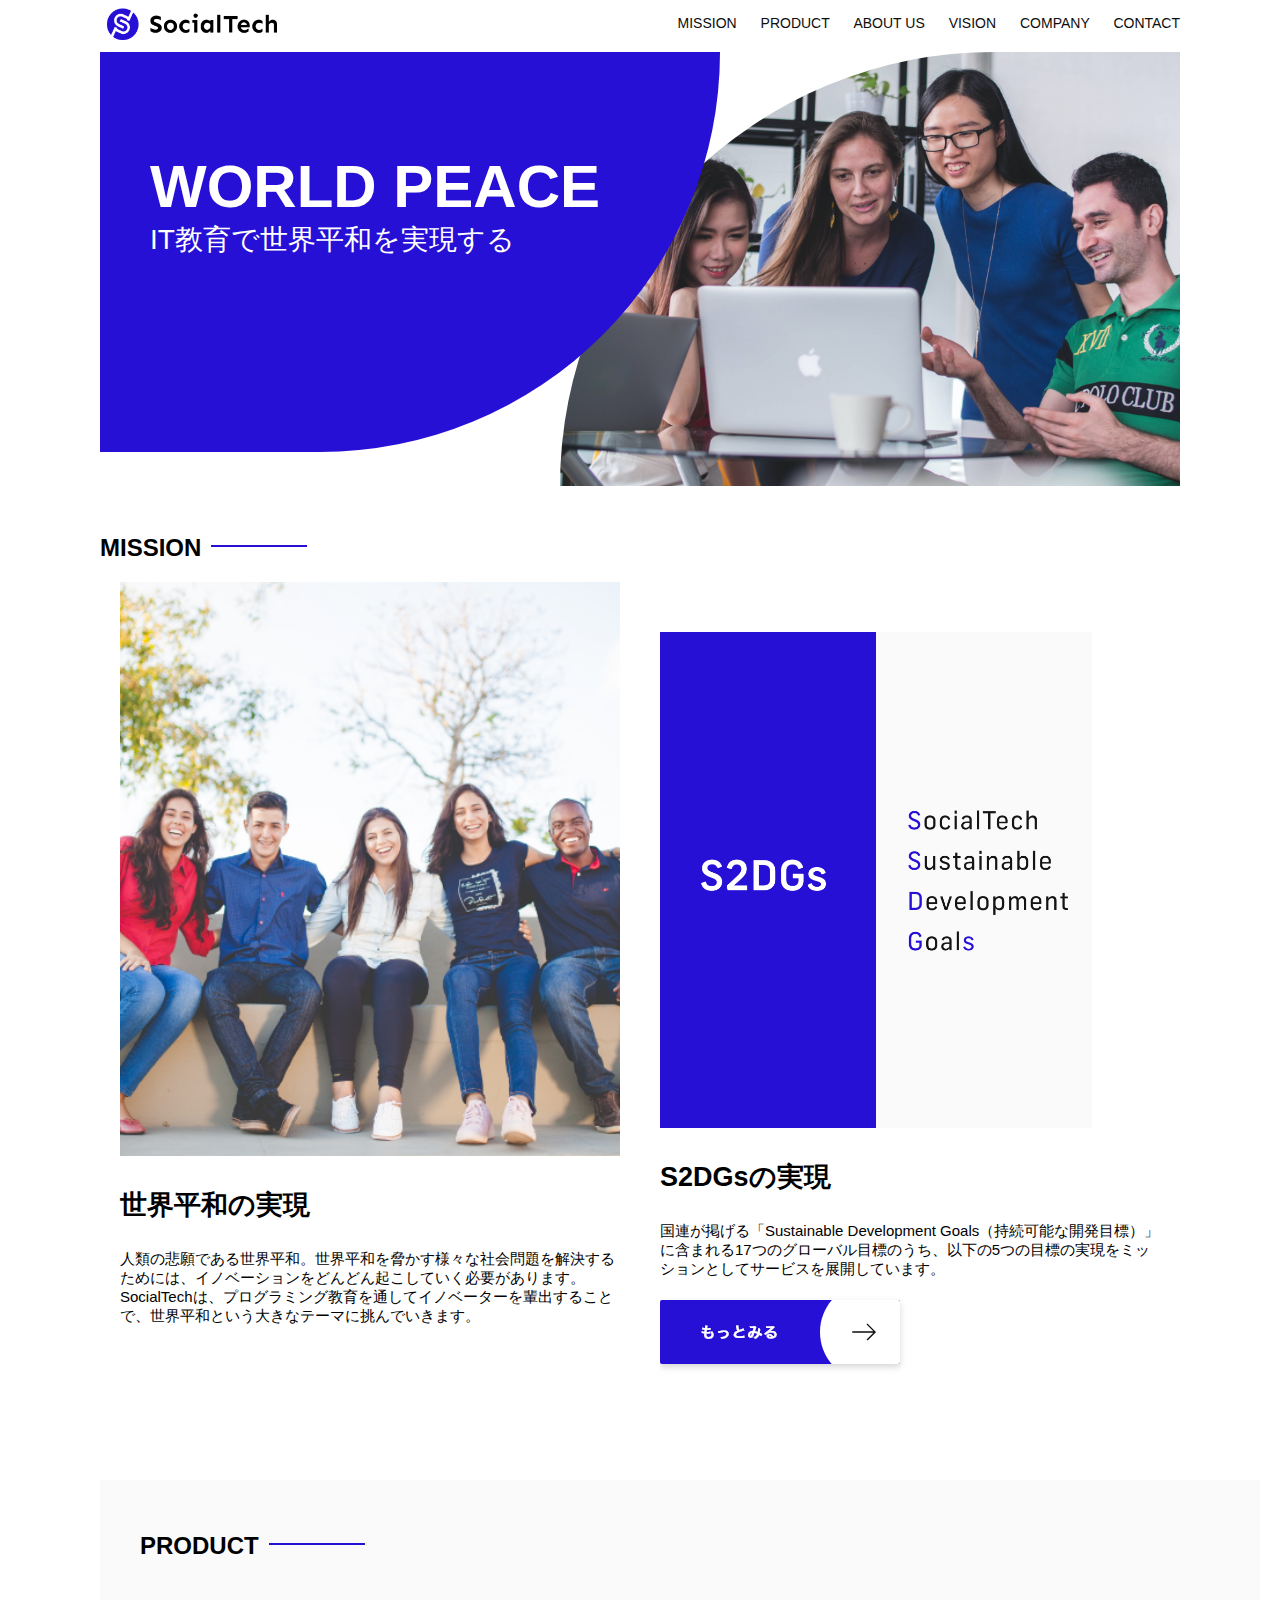
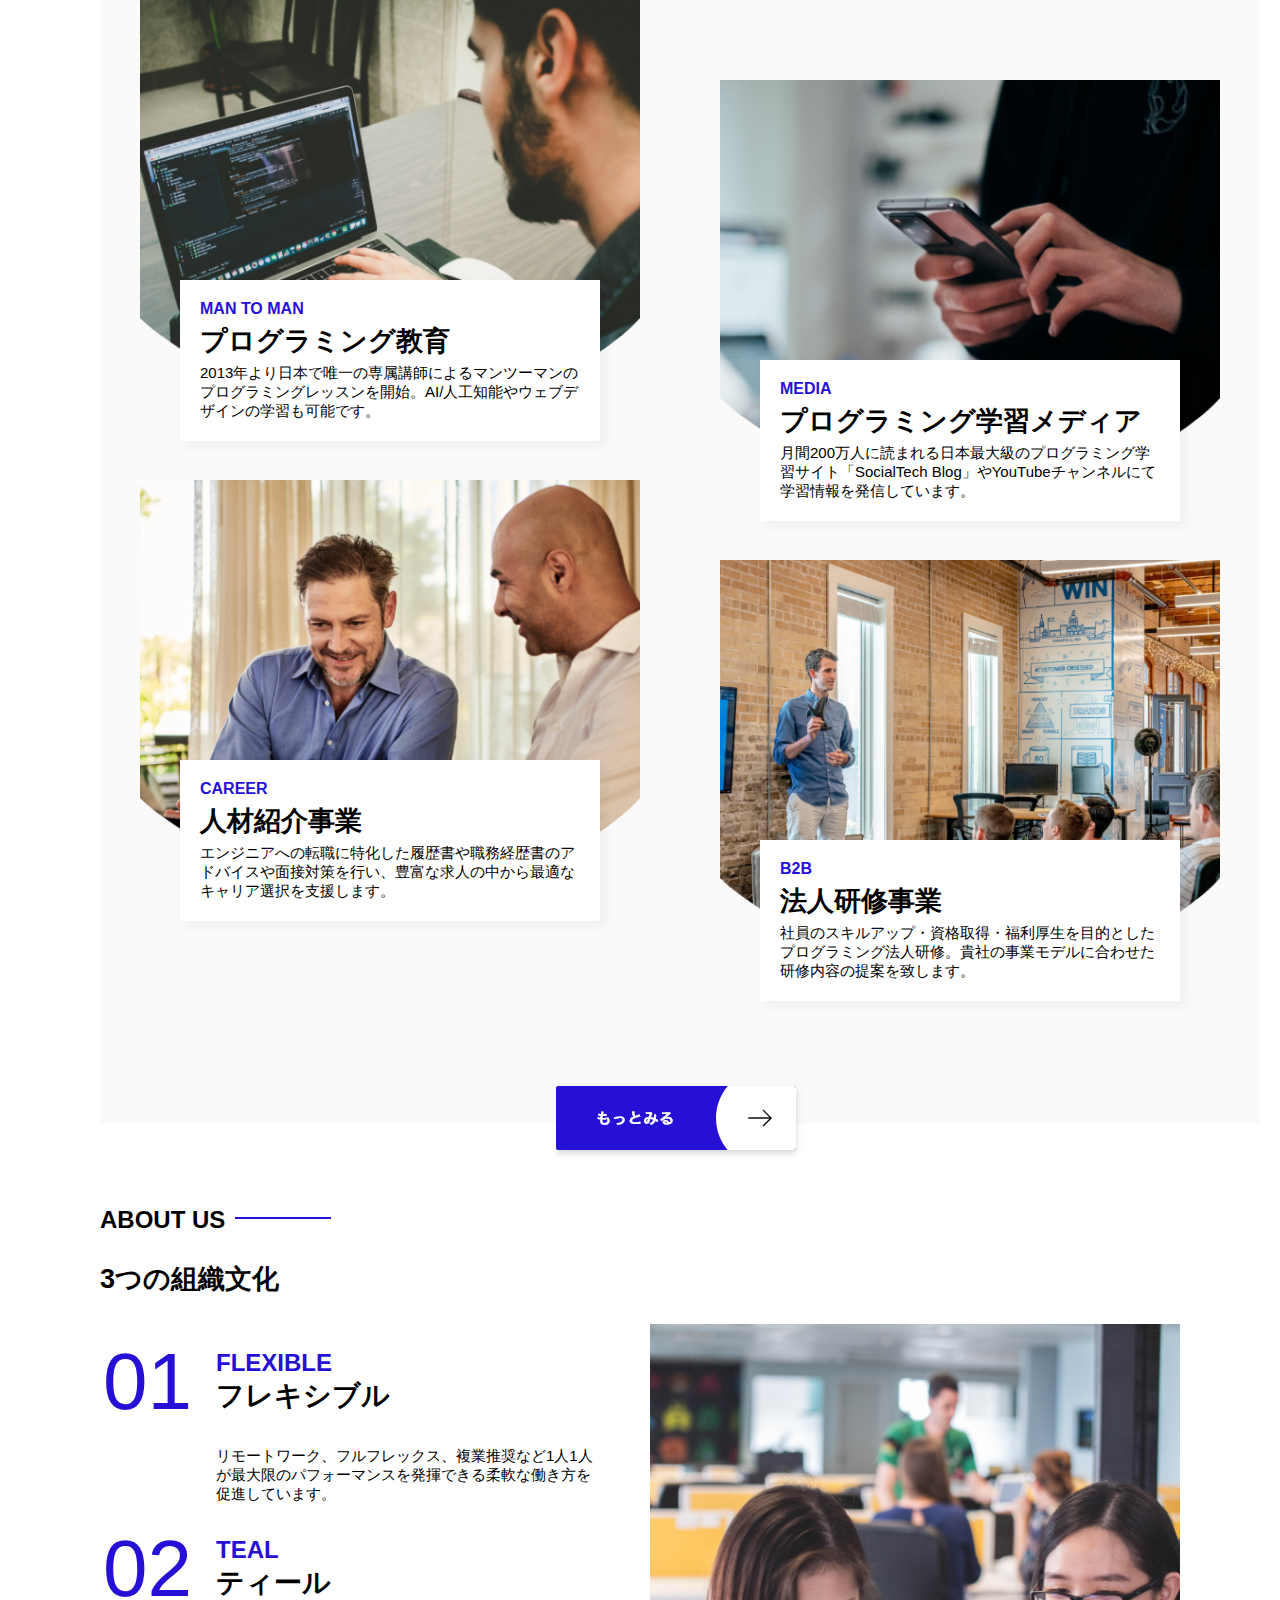
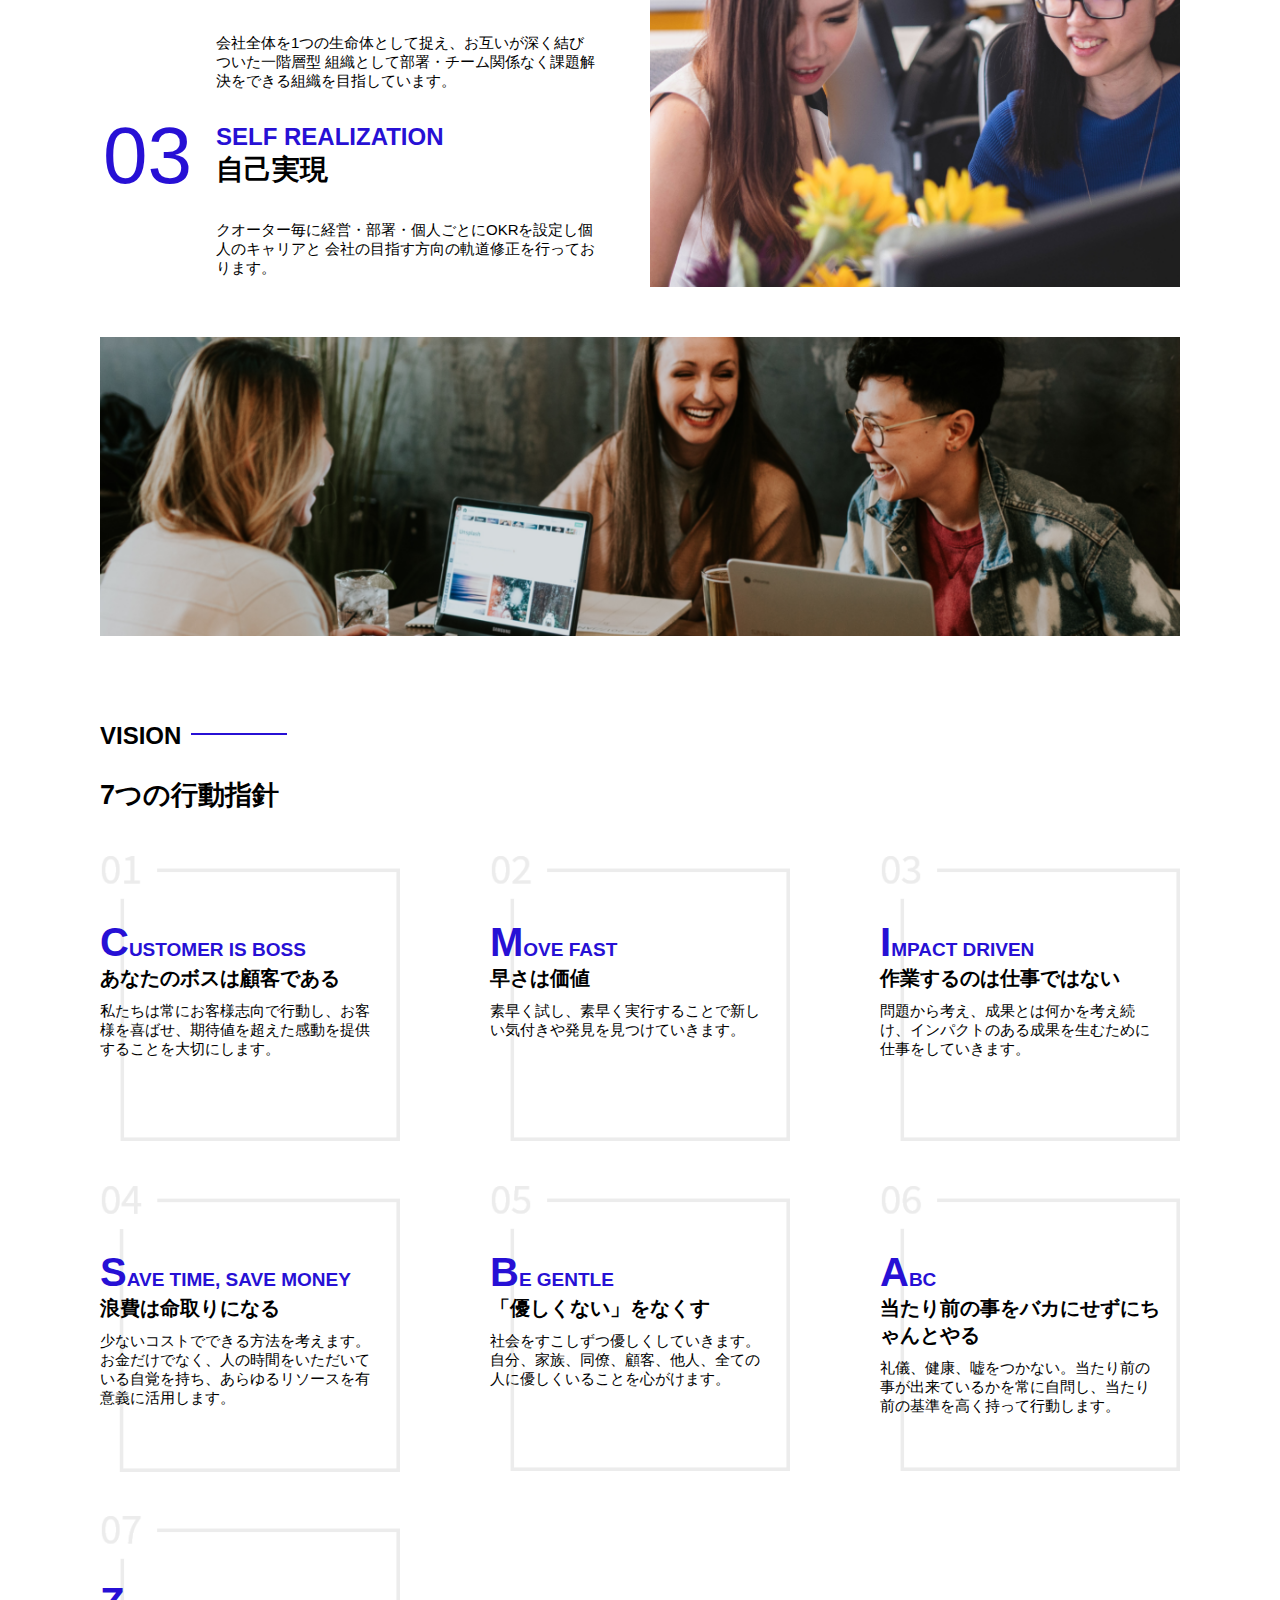
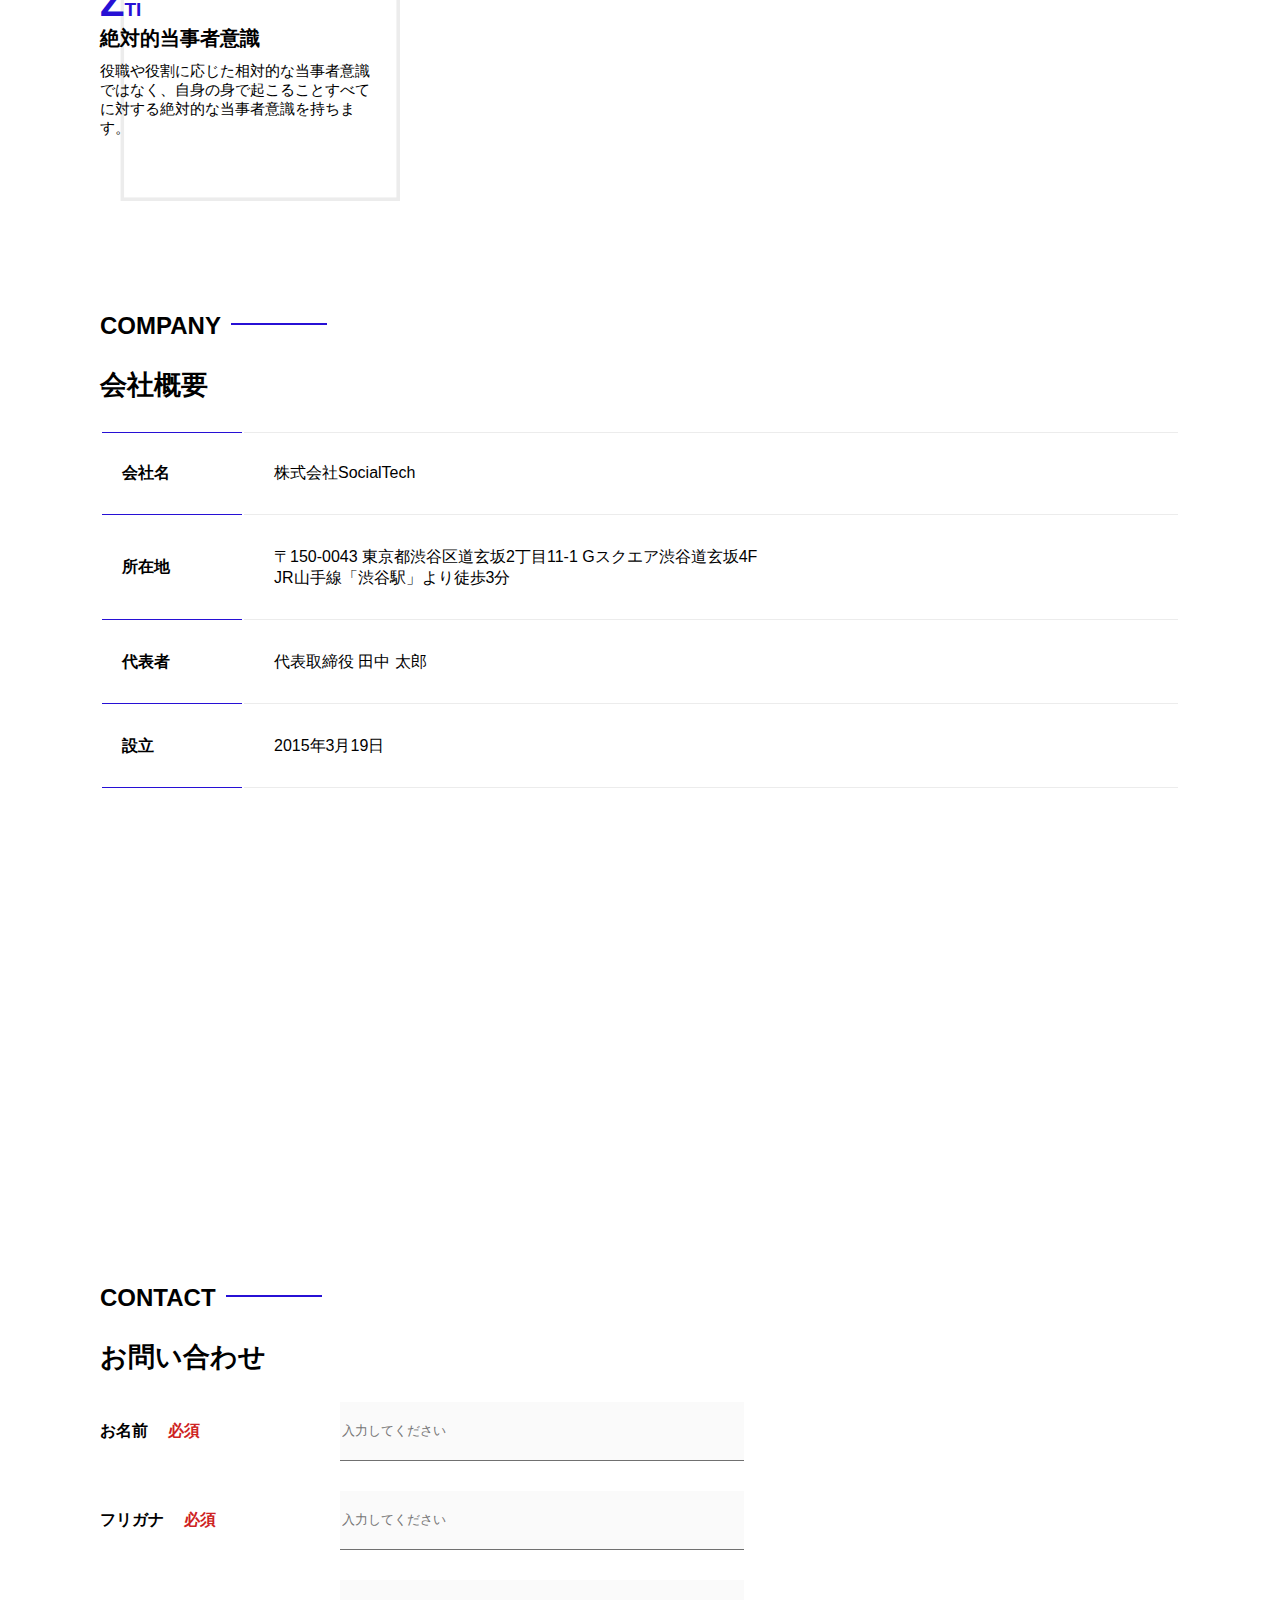
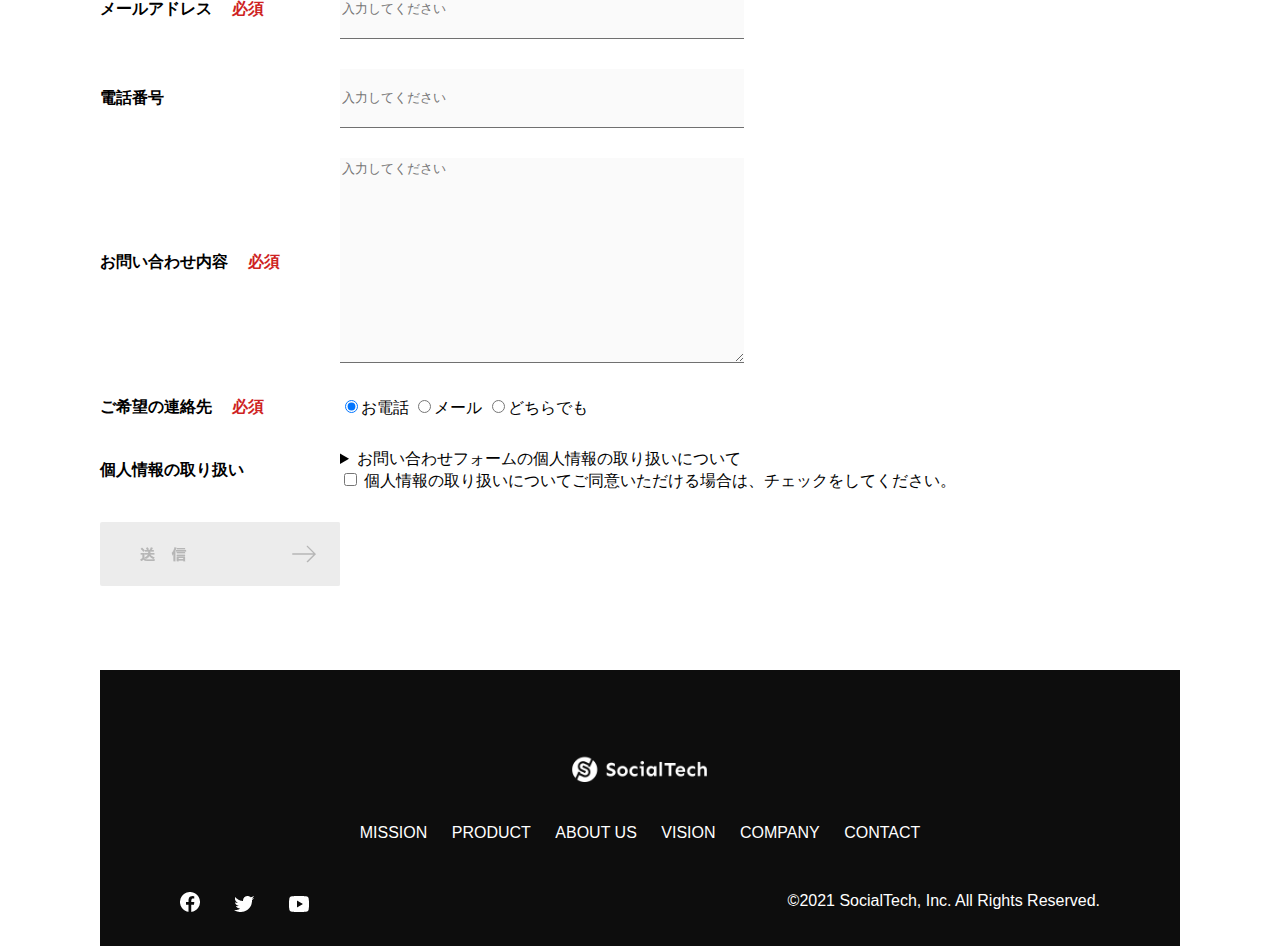
<file: index.html>
<!DOCTYPE html>
<html>
<head>
  <title>SocialTech</title>
  <meta charset="UTF-8">
  <meta name="description" content="SocialTechはEdTech業界のリーディングカンパニーを目指します。">
  <meta name="viewport" content="width=device-width, initial-scale=1.0">
   <link rel="stylesheet" href="style.css">
</head>
<body>
  <!-- ヘッダー -->
  <header>
    <!-- ロゴ -->
    <a href="index.html" id="logo"><img src="images/logo.png" alt="トップページに戻る"></a>

    <!-- PC用ナビゲーション -->
    <nav id="nav-pc">
      <a href="mission.html">MISSION</a>
      <a href="product.html">PRODUCT</a>
      <a href="index.html#aboutus">ABOUT US</a>
      <a href="index.html#vision">VISION</a>
      <a href="index.html#company">COMPANY</a>
      <a href="index.html#contact">CONTACT</a>
    </nav>
    <!-- スマホ用メニューボタン -->
    <img id="menu-sp" src="images/button-menu.png" alt="ナビゲーションを開く" onclick="document.getElementById('nav-sp').style.display = 'block'">

     <!-- スマホ用ナビゲーション -->
     <nav id="nav-sp">
       <img id="close" src="images/button-close.png" alt="ナビゲーションを閉じる" onclick="document.getElementById('nav-sp').style.display = 'none'">
       <a id="logo-sp" href="index.html" onclick="document.getElementById('nav-sp').style.display = 'none'"><img
           src="images/logo-sp.png" alt="トップページに戻る"></a>
       <a class="menu" href="mission.html" onclick="document.getElementById('nav-sp').style.display = 'none'">MISSION</a>
       <a class="menu" href="product.html" onclick="document.getElementById('nav-sp').style.display = 'none'">PRODUCT</a>
       <a class="menu" href="index.html#aboutus" onclick="document.getElementById('nav-sp').style.display = 'none'">ABOUT
         US</a>
       <a class="menu" href="index.html#vision"
         onclick="document.getElementById('nav-sp').style.display = 'none'">VISION</a>
       <a class="menu" href="index.html#company"
         onclick="document.getElementById('nav-sp').style.display = 'none'">COMPANY</a>
       <a class="menu" href="index.html#contact"
         onclick="document.getElementById('nav-sp').style.display = 'none'">CONTACT</a>
       <div id="sns">
         <a href="https://www.facebook.com/sejuku2013"><img src="images/button-facebook.png" alt="Facebookのリンク"></a>
         <a href="https://twitter.com/samuraijuku"><img src="images/button-twitter.png" alt="Twitterのリンク"></a>
         <a href="https://www.youtube.com/channel/UCCFOQO5aDK0xXam4cUQXT8g"><img src="images/button-youtube.png" alt="YouTubeのリンク"></a>
       </div>
     </nav>
  </header>
  <main>
    <article>
      <!-- メインビジュアル -->
      <section id="main-visual">
        <div id="main-message">
          <h1>WORLD PEACE</h1>
          <p>IT教育で世界平和を実現する</p>
        </div>
        <img src="images/index/index-main.png" alt="PCの周りに集まる多国籍の仲間たち">
      </section>
      <!--ミッション-->
      <section id="mission">
        <h2 class="index-h2">MISSION</h2>
        <div id="mission-flex">
          <div>
            <img id="mission-photo" src="images/index/index-mission.png" alt="屋外のベンチで写真を撮影する多国籍の仲間たち">
            <h3>世界平和の実現</h3>
            <p>
              人類の悲願である世界平和。世界平和を脅かす様々な社会問題を解決するためには、イノベーションをどんどん起こしていく必要があります。SocialTechは、プログラミング教育を通してイノベーターを輩出することで、世界平和という大きなテーマに挑んでいきます。
            </p>
          </div>
          <div>
             <img id="s2dgs" src="images/index/s2dgs.png" alt="S2DGs">
             <h3>S2DGsの実現</h3>
             <p>国連が掲げる「Sustainable Development Goals（持続可能な開発目標）」に含まれる17つのグローバル目標のうち、以下の5つの目標の実現をミッションとしてサービスを展開しています。</p>
             <a href="mission.html">
               <img src="images/button-more.png" alt="もっとみる">
             </a>
          </div>
        </div>
      </section>
      <!-- プロダクト -->
      <section id="product">
        <h2 class="index-h2">PRODUCT</h2>
        <div>
          <div id="product-left">
            <div>
              <img class="product-photo" src="images/index/index-mantoman.png" alt="PCでコードを書く男性">
              <div class="product-explain">
                <span>MAN TO MAN</span>
                <h3>プログラミング教育</h3>
                <p>2013年より日本で唯一の専属講師によるマンツーマンのプログラミングレッスンを開始。AI/人工知能やウェブデザインの学習も可能です。</p>
              </div>
            </div>
            <div>
              <img class="product-photo" src="images/index/index-career.png" alt="笑顔で話し合う2人の男性">
              <div class="product-explain">
                <span>CAREER</span>
                <h3>人材紹介事業</h3>
                <p>エンジニアへの転職に特化した履歴書や職務経歴書のアドバイスや面接対策を行い、豊富な求人の中から最適なキャリア選択を支援します。</p>
              </div>
            </div>
          </div>
          <div id="product-right">
             <div>
               <img class="product-photo" src="images/index/index-media.png" alt="スマートフォンを操作する人">
               <div class="product-explain">
                 <span>MEDIA</span>
                 <h3>プログラミング学習メディア</h3>
                 <p>月間200万人に読まれる日本最大級のプログラミング学習サイト「SocialTech Blog」やYouTubeチャンネルにて学習情報を発信しています。</p>
               </div>
             </div>
             <div>
               <img class="product-photo" src="images/index/index-b2b.png" alt="講演中の男性とそれを聴く人々">
               <div class="product-explain">
                 <span>B2B</span>
                 <h3>法人研修事業</h3>
                 <p>社員のスキルアップ・資格取得・福利厚生を目的としたプログラミング法人研修。貴社の事業モデルに合わせた研修内容の提案を致します。</p>
               </div>
             </div>
           </div>
         </div>
         <div>
           <a id="product-more" href="product.html">
             <img src="images/button-more.png" alt="もっとみる">
           </a>
         </div>
      </section>
      <!---ABOUT US-->
      <section id="aboutus">
        <h2 class="index-h2">ABOUT US</h2>
        <h3>3つの組織文化</h3>
        <div>
          <table class="culture-table">
            <tr>
              <td>
                <span class="culture-num">01</span>
              </td>
              <td>
                <span class="culture-en">FLEXIBLE</span>
                <span class="culture-jp">フレキシブル</span>
              </td>
            </tr>
            <tr>
              <td>
                <!--空のセル-->
              </td>
              <td>
                <p class="culture-description">
                  リモートワーク、フルフレックス、複業推奨など1人1人が最大限のパフォーマンスを発揮できる柔軟な働き方を促進しています。
                </p>
              </td>
            </tr>
            <tr>
              <td>
                <span class="culture-num">02</span>
              </td>
              <td>
                <span class="culture-en">TEAL</span>
                <span class="culture-jp">ティール</span>
              </td>
            </tr>
            <tr>
              <td>
                <!--空のセル-->
              </td>
              <td>
                <p class="culture-description">
                  会社全体を1つの生命体として捉え、お互いが深く結びついた一階層型
                  組織として部署・チーム関係なく課題解決をできる組織を目指しています。
                </p>
              </td>
            </tr>
            <tr>
              <td>
                <span class="culture-num">03</span>
              </td>
              <td>
                <span class="culture-en">SELF REALIZATION</span>
                <span class="culture-jp">自己実現</span>
              </td>
            </tr>
            <tr>
              <td>
                <!--空のセル-->
              </td>
              <td>
                <p class="culture-description">
                  クオーター毎に経営・部署・個人ごとにOKRを設定し個人のキャリアと
                  会社の目指す方向の軌道修正を行っております。
                </p>
              </td>
            </tr>
          </table>
           <img class="culture-img" src="images/index/index-aboutus1.png" alt="笑顔で話し合う2人の女性">
        </div>
         <img class="culture-img2" src="images/index/index-aboutus2.png" alt="笑顔で話し合う3人の男女">
      </section>
      <!-- VISION -->
      <section id="vision">
        <h2 class="index-h2">VISION</h2>
        <h3>7つの行動指針</h3>
        <div>
          <div class="vision-box">
            <img src="images/index/vision-01.png" alt="01">
            <span>
              <h4>CUSTOMER IS BOSS</h4>
              <h5>あなたのボスは顧客である</h5>
              <p>私たちは常にお客様志向で行動し、お客様を喜ばせ、期待値を超えた感動を提供することを大切にします。</p>
            </span>
          </div>
           <div class="vision-box">
             <img src="images/index/vision-02.png" alt="02">
             <span>
               <h4>MOVE FAST</h4>
               <h5>早さは価値</h5>
               <p>素早く試し、素早く実行することで新しい気付きや発見を見つけていきます。</p>
             </span>
           </div>
           <div class="vision-box">
             <img src="images/index/vision-03.png" alt="03">
             <span>
               <h4>IMPACT DRIVEN</h4>
               <h5>作業するのは仕事ではない</h5>
               <p>問題から考え、成果とは何かを考え続け、インパクトのある成果を生むために仕事をしていきます。</p>
             </span>
           </div>
           <div class="vision-box">
             <img src="images/index//vision-04.png" alt="04">
             <span>
               <h4>SAVE TIME, SAVE MONEY</h4>
               <h5>浪費は命取りになる</h5>
               <p>少ないコストでできる方法を考えます。お金だけでなく、人の時間をいただいている自覚を持ち、あらゆるリソースを有意義に活用します。</p>
             </span>
           </div>
           <div class="vision-box">
             <img src="images/index/vision-05.png" alt="05">
             <span>
               <h4>BE GENTLE</h4>
               <h5>「優しくない」をなくす</h5>
               <p>社会をすこしずつ優しくしていきます。自分、家族、同僚、顧客、他人、全ての人に優しくいることを心がけます。</p>
             </span>
           </div>
           <div class="vision-box">
             <img src="images/index/vision-06.png" alt="06">
             <span>
               <h4>ABC</h4>
               <h5>当たり前の事をバカにせずにちゃんとやる</h5>
               <p>礼儀、健康、嘘をつかない。当たり前の事が出来ているかを常に自問し、当たり前の基準を高く持って行動します。</p>
             </span>
           </div>
           <div class="vision-box">
             <img src="images/index/vision-07.png" alt="07">
             <span>
               <h4>ZTI</h4>
               <h5>絶対的当事者意識</h5>
               <p>役職や役割に応じた相対的な当事者意識ではなく、自身の身で起こることすべてに対する絶対的な当事者意識を持ちます。</p>
             </span>
           </div>
        </div>
      </section>
      <!-- COMPANY -->
      <section id="company">
        <h2 class="index-h2">COMPANY</h2>
        <h3>会社概要</h3>
        <table id="company-table">
          <tr>
            <th class="tableheader-first">会社名</th>
            <td class="cell-first">株式会社SocialTech</td>
          </tr>
          <tr>
            <th class="tableheader">所在地</th>
            <td class="cell">〒150-0043 東京都渋谷区道玄坂2丁目11-1 Gスクエア渋谷道玄坂4F<br>JR山手線「渋谷駅」より徒歩3分</td>
          </tr>
          <tr>
            <th class="tableheader">代表者</th>
            <td class="cell">代表取締役 田中 太郎</td>
          </tr>
          <tr>
            <th class="tableheader">設立</th>
            <td class="cell">2015年3月19日</td>
          </tr>
        </table>
         <iframe
           src="https://www.google.com/maps/embed?pb=!1m18!1m12!1m3!1d3241.7759544892483!2d139.69399665123464!3d35.65789123876098!2m3!1f0!2f0!3f0!3m2!1i1024!2i768!4f13.1!3m3!1m2!1s0x60188caa0042e8d1%3A0xba130bea826a7aa2!2z44CSMTUwLTAwNDMg5p2x5Lqs6YO95riL6LC35Yy66YGT546E5Z2C77yS5LiB55uu77yR77yR4oiS77yR!5e0!3m2!1sja!2sjp!4v1636872991912!5m2!1sja!2sjp"
           style="border:0;" allowfullscreen="" loading="lazy">
         </iframe>
      </section>
      <!-- お問い合わせフォーム -->
      <section id="contact">
        <h2 class="index-h2">CONTACT</h2>
        <h3>お問い合わせ</h3>
        <form action="https://api.staticforms.xyz/submit" method="post">
          <input type="text" name="honeypot" style="display:none">
          <!-- STATIC FORMSのアクセスキー -->
          <input type="hidden" name="accessKey" value="87eb19ed-5dd7-46f1-9ccc-ecfdabec968d">
          <!--メールのタイトル-->
          <input type="hidden" name="subject" value="お問い合わせフォーム" />
          <!--送信先のメールアドレスをvalueに設定する-->
          <input type="hidden" name="replyTo" value="ifiwish1221@gmail.com">
          <!--redirectToのURLは公開後のURLへリンクする-->
          <input type="hidden" name="redirectTo" value="">
          <div>
            <div class="contact-heading">
              <label class="contact-label">お名前<span class="contact-span">必須</span></label>
            </div>
            <div class="contact-form">
              <input type="text" name="name" placeholder="入力してください" class="contact-textbox">
            </div>
          </div>
          <div>
            <div class="contact-heading">
              <label class="contact-label">フリガナ<span class="contact-span">必須</span></label>
            </div>
            <div>
              <input type="text" name="hurigana" placeholder="入力してください" class="contact-textbox">
            </div>
          </div>
          <div>
            <div class="contact-heading">
              <label class="contact-label">メールアドレス<span class="contact-span">必須</span></label>
            </div>
            <div>
              <input type="text" name="email" placeholder="入力してください" class="contact-textbox">
            </div>
          </div>
          <div>
            <div class="contact-heading">
              <label class="contact-label">電話番号</label>
            </div>
            <div>
              <input type="text" name="tel" placeholder="入力してください" class="contact-textbox">
            </div>
          </div>
          <div>
            <div class="contact-heading">
              <label class="contact-label">お問い合わせ内容<span class="contact-span">必須</span></label>
            </div>
            <div>
              <textarea class="contact-textarea " placeholder="入力してください" name="message"></textarea>
            </div>
          </div>
          <div>
            <div class="contact-heading">
              <label class="contact-label">ご希望の連絡先<span class="contact-span">必須</span></label>
            </div>
            <div>
              <input class="radiobutton" type="radio" value="tel" name="contact" checked><label>お電話</label>
              <input class="radiobutton" type="radio" value="mail" name="contact"><label>メール</label>
              <input class="radiobutton" type="radio" value="both" name="contact"><label>どちらでも</label>
            </div>
          </div>
          <div>
            <div class="contact-heading">
              <label class="contact-label">個人情報の取り扱い</label>
            </div>
            <div>
              <details>
                <summary>お問い合わせフォームの個人情報の取り扱いについて</summary>
                <div>
                  <span>１．組織の名称又は氏名</span><br>
                  株式会社SocialTech<br><br>
                  <span>２．個人情報保護管理者（若しくはその代理人）の氏名又は職名、所属及び連絡先
                    鈴木 一郎 コーポレート部</span><br>
                  メールアドレス：support@socialtech.net<br>
                  TEL：03-xxxx-xxxx<br>
                  <span>３．個人情報の利用目的</span><br>
                  ・本サービス及び本サービスに関連する情報の提供又はそれらに関する連絡のため<br>
                  ・ユーザーの本人確認のため<br>
                  ・当社サービスのご案内のため<br>
                  ・当社の商品等の広告または宣伝（電子メールによるものを含むものとします。）<br><br>
                  <span>４．個人情報の取り扱い業務の委託</span><br>
                  個人情報の取扱業務の全部または一部を外部に業務委託する場合があります。<br>
                  その際、弊社は、個人情報を適切に保護できる管理体制を敷き実行していることを条件として<br>
                  委託先を厳選したうえで、機密保持契約を委託先と締結し、お客様の個人情報を厳密に管理させます。<br><br>
                  <span>５．個人情報の開示等の請求</span><br>
                  お客様は、弊社に対してご自身の個人情報の開示等（利用目的の通知、開示、内容の訂正・追加・削除、利用の停止または消去、第三者への提供の停止）に関して、当社問合わせ窓口に申し出ることができます。<br>
                  その際、弊社はお客様ご本人を確認させていただいたうえで、合理的な期間内に対応いたします。<br><br>
                  なお、個人情報に関する弊社問合わせ先は、次の通りです。<br><br>
                  株式会社SocialTech　個人情報問合せ窓口<br>
                  〒150-0043　東京都渋谷区道玄坂2丁目11-1 Ｇスクエア渋谷道玄坂 4F<br>
                  メールアドレス：support@socialtech.net　TEL：03-xxxx-xxxx<br><br>
                  <span>６．個人情報を提供されることの任意性について</span><br><br>
                  お客様がご自身の個人情報を弊社に提供されるか否かは、お客様のご判断によりますが、もしご提供されない場合には、適切なサービスが提供できない場合がありますので予めご了承ください。
                </div>
              </details>
              <input type="checkbox" name="agree">
              <span>個人情報の取り扱いについてご同意いただける場合は、チェックをしてください。</span>
            </div>
          </div>
           <input type="image" value="Submit" src="images/button-submit.png" alt="送信する">
        </form>
      </section>
    </article>
    <footer>
      <div id="footer-logo">
        <img src="images/logo-sp.png" alt="SocialTech">
      </div>
      <div id="footer-link">
        <a href="mission.html">MISSION</a>
        <a href="product.html">PRODUCT</a>
        <a href="index.html#aboutus">ABOUT US</a>
        <a href="index.html#vision">VISION</a>
        <a href="index.html#company">COMPANY</a>
        <a href="index.html#contact">CONTACT</a>
      </div>
      <div id="sns-footer">
        <a href="https://www.facebook.com/sejuku2013"><img src="images/button-facebook.png" alt="Facebookのリンク"></a>
        <a href="https://twitter.com/samuraijuku"><img src="images/button-twitter.png" alt="Twitterのリンク"></a>
        <a href="https://www.youtube.com/channel/UCCFOQO5aDK0xXam4cUQXT8g"><img src="images/button-youtube.png" alt="YouTubeのリンク"></a>
         <span id="copyright">&copy;2021 SocialTech, Inc. All Rights Reserved. </span>
      </div>
    </footer>
  </main>
</body>
</html>
</file>
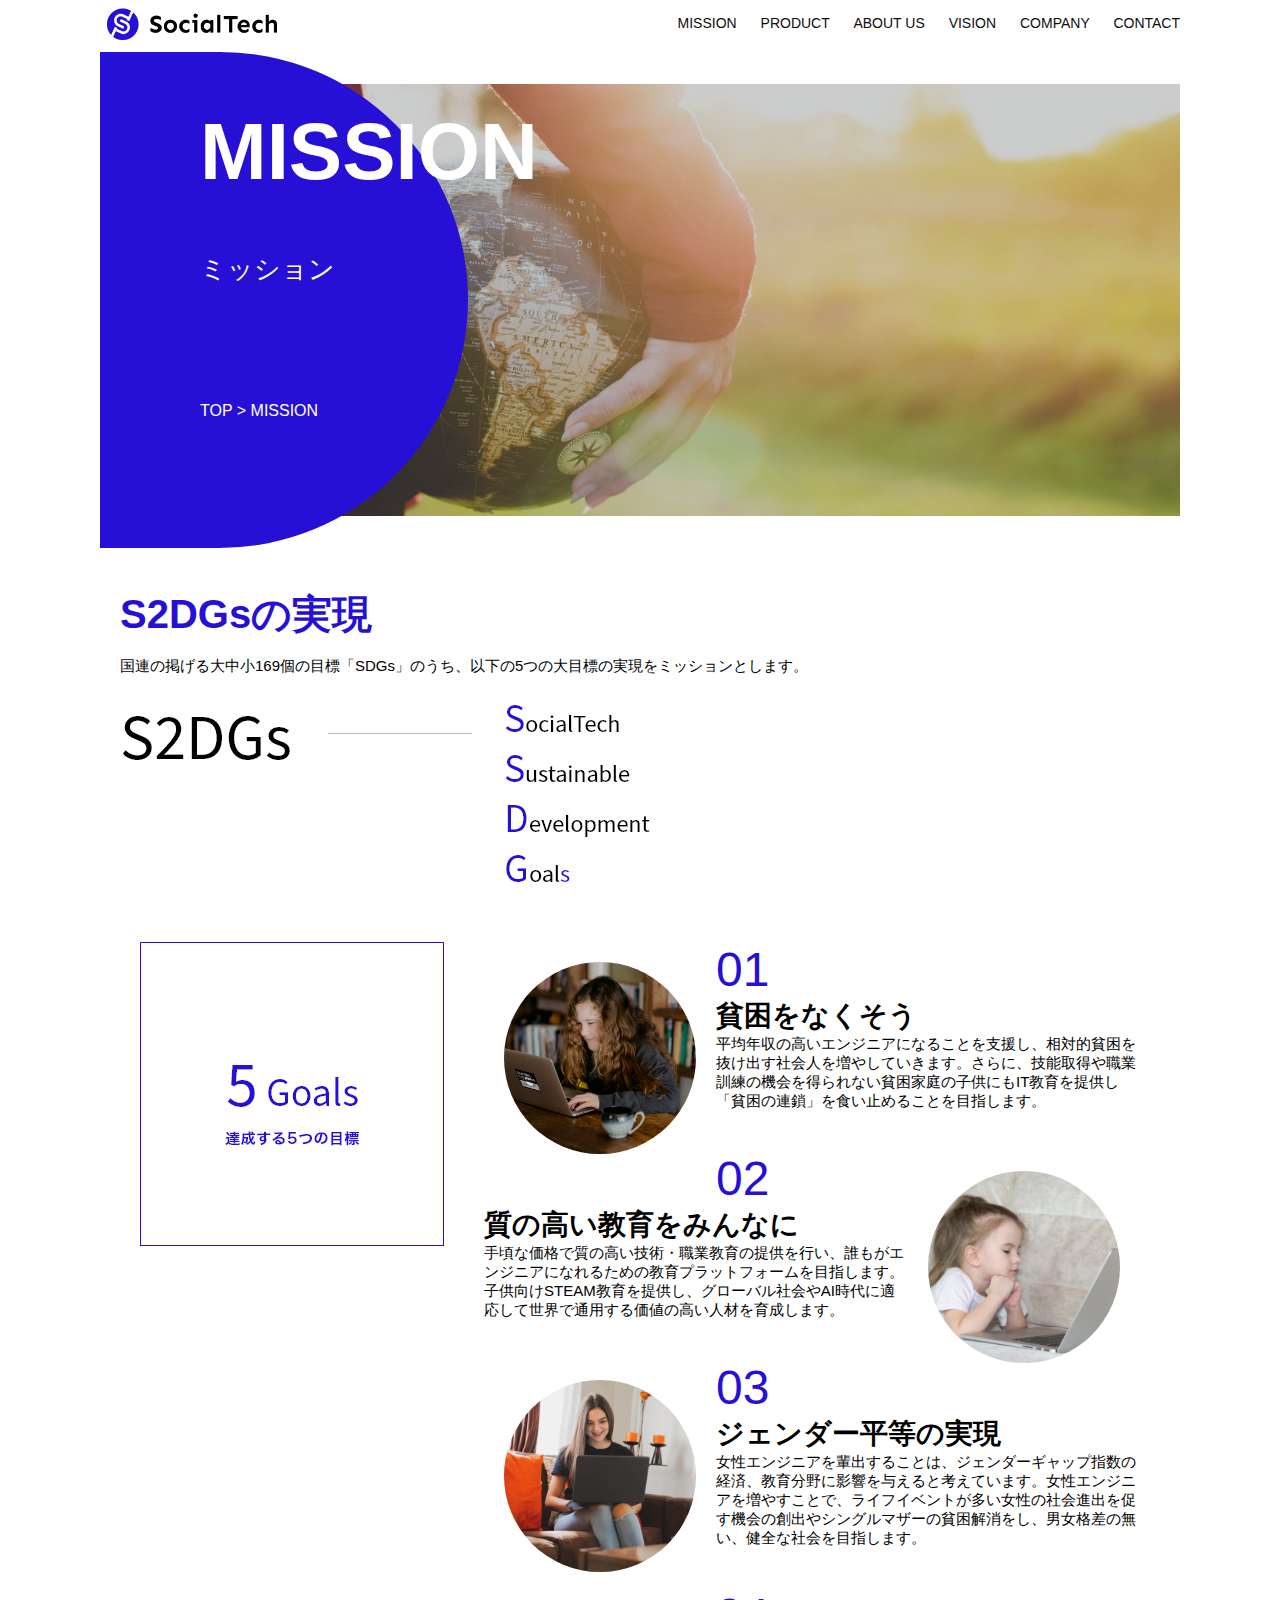
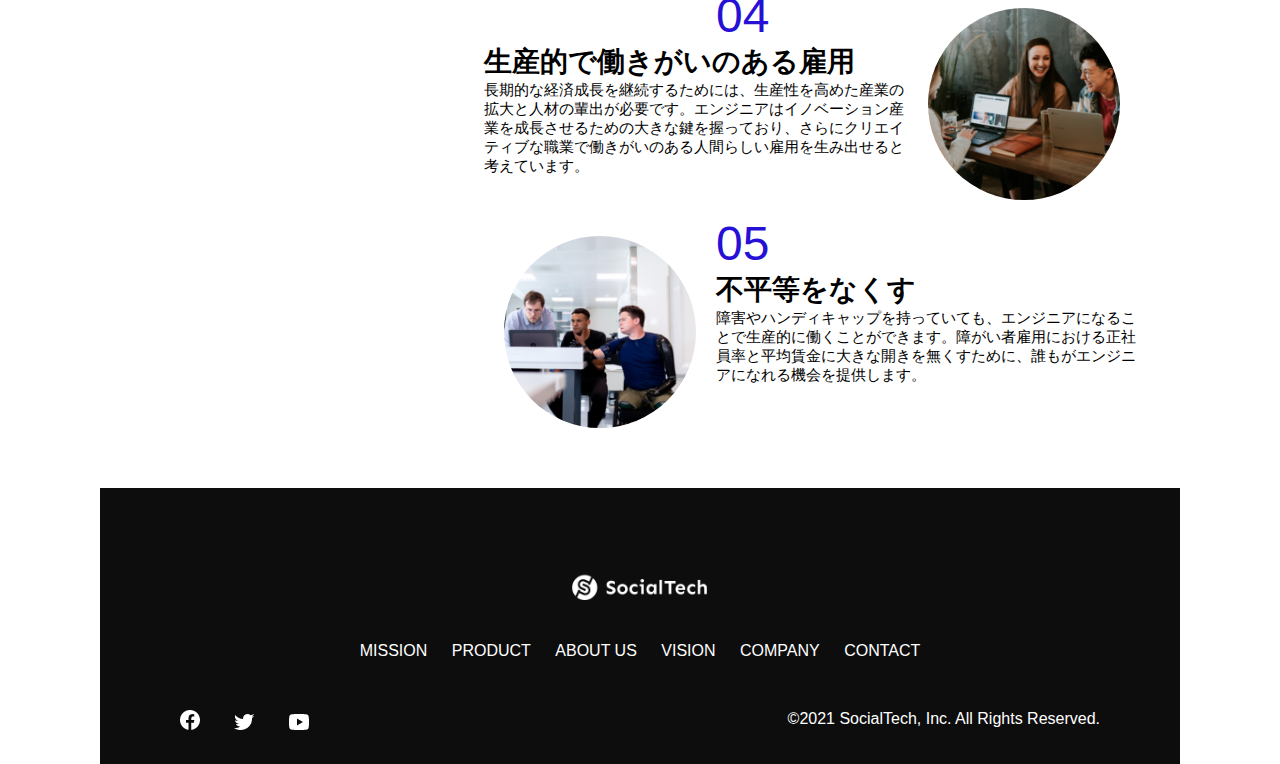
<file: mission.html>
<!DOCTYPE html>
 <html>
 <head>
   <title>SocialTech - MISSION ミッション -</title>
   <meta charset="UTF-8">
   <meta name="description" content="SocialTechが目指す5つの目標（S2DGs）を紹介します">
   <meta name="viewport" content="width=device-width, initial-scale=1.0">
   <link rel="stylesheet" href="style.css">
 </head>

 <body>
   <!-- ヘッダー -->
   <header>
     <!-- ロゴ -->
     <a href="index.html" id="logo"><img src="images/logo.png" alt="トップページに戻る"></a>
 
     <!-- PC用ナビゲーション -->
     <nav id="nav-pc">
       <a href="mission.html">MISSION</a>
       <a href="product.html">PRODUCT</a>
       <a href="index.html#aboutus">ABOUT US</a>
       <a href="index.html#vision">VISION</a>
       <a href="index.html#company">COMPANY</a>
       <a href="index.html#contact">CONTACT</a>
     </nav>
 
     <!-- スマホ用メニューボタン -->
     <img id="menu-sp" src="images/button-menu.png" alt="ナビゲーションを開く" onclick="document.getElementById('nav-sp').style.display = 'block'">
 
     <!-- スマホ用ナビゲーション -->
     <nav id="nav-sp">
       <img id="close" src="images/button-close.png" alt="ナビゲーションを閉じる" onclick="document.getElementById('nav-sp').style.display = 'none'">
       <a id="logo-sp" href="index.html" onclick="document.getElementById('nav-sp').style.display = 'none'"><img
           src="images/logo-sp.png" alt="トップページに戻る"></a>
       <a class="menu" href="mission.html" onclick="document.getElementById('nav-sp').style.display = 'none'">MISSION</a>
       <a class="menu" href="product.html" onclick="document.getElementById('nav-sp').style.display = 'none'">PRODUCT</a>
       <a class="menu" href="index.html#aboutus" onclick="document.getElementById('nav-sp').style.display = 'none'">ABOUT
         US</a>
       <a class="menu" href="index.html#vision"
         onclick="document.getElementById('nav-sp').style.display = 'none'">VISION</a>
       <a class="menu" href="index.html#company"
         onclick="document.getElementById('nav-sp').style.display = 'none'">COMPANY</a>
       <a class="menu" href="index.html#contact"
         onclick="document.getElementById('nav-sp').style.display = 'none'">CONTACT</a>
       <div id="sns">
         <a href="https://www.facebook.com/sejuku2013"><img src="images/button-facebook.png" alt="Facebookのリンク"></a>
         <a href="https://twitter.com/samuraijuku"><img src="images/button-twitter.png" alt="Twitterのリンク"></a>
         <a href="https://www.youtube.com/channel/UCCFOQO5aDK0xXam4cUQXT8g"><img src="images/button-youtube.png" alt="YouTubeのリンク"></a>
       </div>
     </nav>
   </header>
   <main>
     <article>
      <section id="mission-main">
        <div id="mission-title">
          <h1>MISSION</h1>
          <span>ミッション</span>
          <div>TOP > MISSION</div>
        </div>
      </section>
      <section id="mission-s2dgs">
        <h2 class="mission-h2">S2DGsの実現</h2>
        <p>国連の掲げる大中小169個の目標「SDGs」のうち、以下の5つの大目標の実現をミッションとします。</p>
        <img src="images/mission/mission-s2dgs.png" alt="S2DGs">
      </section>
      <section id="mission-5goals">
        <div>
          <img id="s2dgs-image" src="images/mission/mission-5goals.png" alt="5Goals">
        </div>
        <div>
          <div>
            <img class="fivegoals-image-left" src="images/mission/mission-5goals01.png" alt="PCを操作する女の子">
            <span class="fivegoals-number">01</span>
            <h3 class="fivegoals-h3">貧困をなくそう</h3>
            <p class="fivegoals-p">平均年収の高いエンジニアになることを支援し、相対的貧困を抜け出す社会人を増やしていきます。さらに、技能取得や職業訓練の機会を得られない貧困家庭の子供にもIT教育を提供し「貧困の連鎖」を食い止めることを目指します。</p>
          </div>
          <div>
            <img class="fivegoals-image-right" src="images/mission/mission-5goals02.png" alt="PCを見つめる小さい女の子">
            <span class="fivegoals-number">02</span>
            <h3 class="fivegoals-h3">質の高い教育をみんなに</h3>
            <p class="fivegoals-p">
            手頃な価格で質の高い技術・職業教育の提供を行い、誰もがエンジニアになれるための教育プラットフォームを目指します。子供向けSTEAM教育を提供し、グローバル社会やAI時代に適応して世界で通用する価値の高い人材を育成します。
            </p>
          </div>

          <div>
            <img class="fivegoals-image-left" src="images/mission/mission-5goals03.png" alt="PCを操作する女性">
            <span class="fivegoals-number">03</span>
            <h3 class="fivegoals-h3">ジェンダー平等の実現</h3>
            <p class="fivegoals-p">
            女性エンジニアを輩出することは、ジェンダーギャップ指数の経済、教育分野に影響を与えると考えています。女性エンジニアを増やすことで、ライフイベントが多い女性の社会進出を促す機会の創出やシングルマザーの貧困解消をし、男女格差の無い、健全な社会を目指します。
            </p>
          </div>
          
          <div>
            <img class="fivegoals-image-right" src="images/mission/mission-5goals04.png" alt="笑顔で話し合う3人の男女">
            <span class="fivegoals-number">04</span>
            <h3 class="fivegoals-h3">生産的で働きがいのある雇用</h3>
            <p class="fivegoals-p">
            長期的な経済成長を継続するためには、生産性を高めた産業の拡大と人材の輩出が必要です。エンジニアはイノベーション産業を成長させるための大きな鍵を握っており、さらにクリエイティブな職業で働きがいのある人間らしい雇用を生み出せると考えています。
            </p>
          </div>

          <div>
            <img class="fivegoals-image-left" src="images/mission/mission-5goals05.png" alt="障害を持つ男性が生き生きと働く様子">
            <span class="fivegoals-number">05</span>
            <h3 class="fivegoals-h3">不平等をなくす</h3>
            <p class="fivegoals-p">
            障害やハンディキャップを持っていても、エンジニアになることで生産的に働くことができます。障がい者雇用における正社員率と平均賃金に大きな開きを無くすために、誰もがエンジニアになれる機会を提供します。
            </p>
          </div>
        </div>
      </section>

      
     </article>
     <footer>
       <div id="footer-logo">
         <img src="images/logo-sp.png" alt="SocialTech">
       </div>
       <div id="footer-link">
         <a href="mission.html">MISSION</a>
         <a href="product.html">PRODUCT</a>
         <a href="index.html#aboutus">ABOUT US</a>
         <a href="index.html#vision">VISION</a>
         <a href="index.html#company">COMPANY</a>
         <a href="index.html#contact">CONTACT</a>
       </div>
       <div id="sns-footer">
         <a href="https://www.facebook.com/sejuku2013"><img src="images/button-facebook.png" alt="Facebookのリンク"></a>
         <a href="https://twitter.com/samuraijuku"><img src="images/button-twitter.png" alt="Twitterのリンク"></a>
         <a href="https://www.youtube.com/channel/UCCFOQO5aDK0xXam4cUQXT8g"><img src="images/button-youtube.png" alt="YouTubeのリンク"></a>
         <span id="copyright">&copy;2021 SocialTech, Inc. All Rights Reserved. </span>
       </div>
     </footer>
   </main>
 </body>

 </html>
</file>
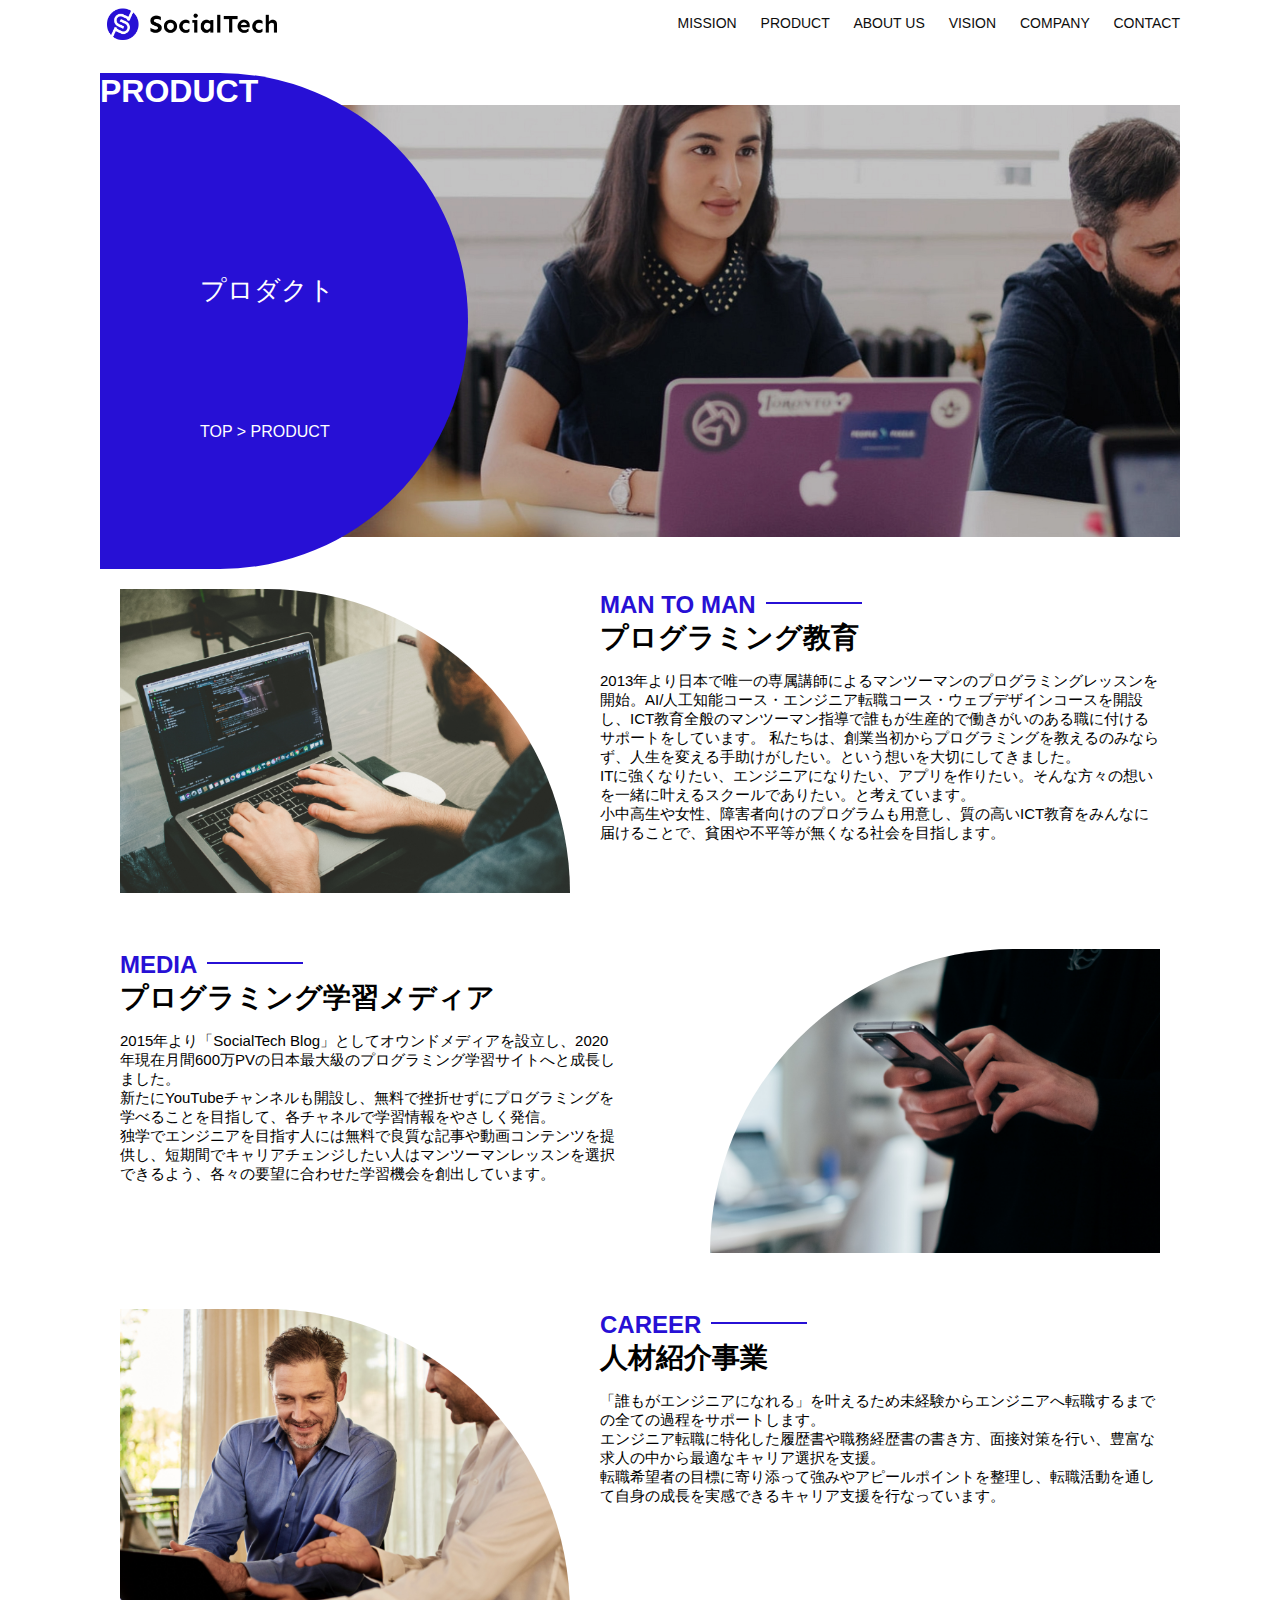
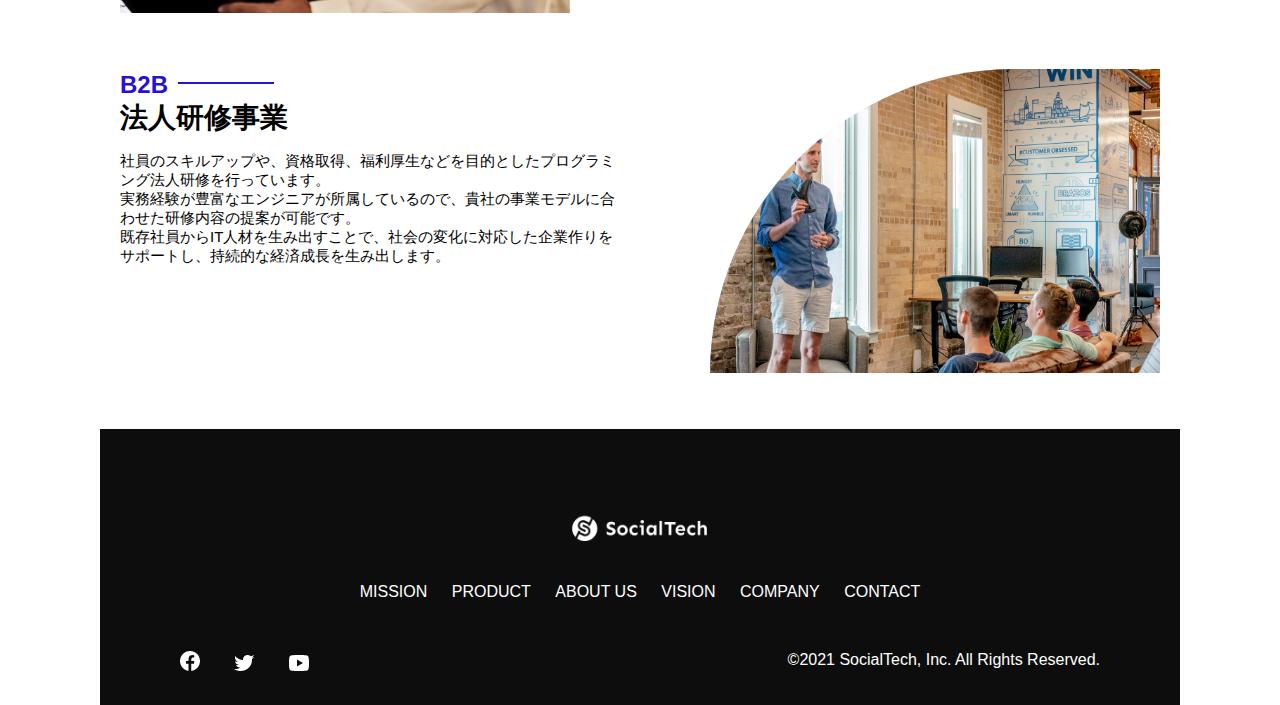
<file: product.html>
<!DOCTYPE html>
 <html>
 <head>
   <title>SocialTech -ProDUCT プロダクト-</title>
   <meta charset="UTF-8">
   <meta name="description" content="SocialTechの4つのプロダクトを紹介します">
   <meta name="viewport" content="width=device-width, initial-scale=1.0">
   <link rel="stylesheet" href="style.css">
 </head>
 
 <body>
   <!-- ヘッダー -->
   <header>
     <!-- ロゴ -->
     <a href="index.html" id="logo"><img src="images/logo.png" alt="トップページに戻る"></a>
 
     <!-- PC用ナビゲーション -->
     <nav id="nav-pc">
       <a href="mission.html">MISSION</a>
       <a href="product.html">PRODUCT</a>
       <a href="index.html#aboutus">ABOUT US</a>
       <a href="index.html#vision">VISION</a>
       <a href="index.html#company">COMPANY</a>
       <a href="index.html#contact">CONTACT</a>
     </nav>
 
     <!-- スマホ用メニューボタン -->
     <img id="menu-sp" src="images/button-menu.png" alt="ナビゲーションを開く" onclick="document.getElementById('nav-sp').style.display = 'block'">
 
     <!-- スマホ用ナビゲーション -->
     <nav id="nav-sp">
       <img id="close" src="images/button-close.png" alt="ナビゲーションを閉じる" onclick="document.getElementById('nav-sp').style.display = 'none'">
       <a id="logo-sp" href="index.html" onclick="document.getElementById('nav-sp').style.display = 'none'"><img
           src="images/logo-sp.png" alt="トップページに戻る"></a>
       <a class="menu" href="mission.html" onclick="document.getElementById('nav-sp').style.display = 'none'">MISSION</a>
       <a class="menu" href="product.html" onclick="document.getElementById('nav-sp').style.display = 'none'">PRODUCT</a>
       <a class="menu" href="index.html#aboutus" onclick="document.getElementById('nav-sp').style.display = 'none'">ABOUT
         US</a>
       <a class="menu" href="index.html#vision"
         onclick="document.getElementById('nav-sp').style.display = 'none'">VISION</a>
       <a class="menu" href="index.html#company"
         onclick="document.getElementById('nav-sp').style.display = 'none'">COMPANY</a>
       <a class="menu" href="index.html#contact"
         onclick="document.getElementById('nav-sp').style.display = 'none'">CONTACT</a>
       <div id="sns">
         <a href="https://www.facebook.com/sejuku2013"><img src="images/button-facebook.png" alt="Facebookのリンク"></a>
         <a href="https://twitter.com/samuraijuku"><img src="images/button-twitter.png" alt="Twitterのリンク"></a>
         <a href="https://www.youtube.com/channel/UCCFOQO5aDK0xXam4cUQXT8g"><img src="images/button-youtube.png" alt="YouTubeのリンク"></a>
       </div>
     </nav>
   </header>
   <main>
     <article>
      <section id="product-main">
        <div id="product-title">
          <h1>PRODUCT</h1>
          <span>プロダクト</span>
          <div>TOP > PRODUCT</div>
        </div>
      </section>
      <section class="product-section1">
        <img src="images/product/product-mantoman.png" alt="PCでコードを書く男性">
        <div>
          <h2 class="product-h2">MAN TO MAN</h2>
          <h3 class="product-h3">プログラミング教育</h3>
          <p>
            2013年より日本で唯一の専属講師によるマンツーマンのプログラミングレッスンを開始。AI/人工知能コース・エンジニア転職コース・ウェブデザインコースを開設し、ICT教育全般のマンツーマン指導で誰もが生産的で働きがいのある職に付けるサポートをしています。
             私たちは、創業当初からプログラミングを教えるのみならず、人生を変える手助けがしたい。という想いを大切にしてきました。<br>ITに強くなりたい、エンジニアになりたい、アプリを作りたい。そんな方々の想いを一緒に叶えるスクールでありたい。と考えています。<br>小中高生や女性、障害者向けのプログラムも用意し、質の高いICT教育をみんなに届けることで、貧困や不平等が無くなる社会を目指します。
          </p>
        </div>
      </section>
      <section class="product-section2">
        <div>
          <h2 class="product-h2">MEDIA</h2>
          <h3 class="product-h3">プログラミング学習メディア</h3>
          <p>2015年より「SocialTech
            Blog」としてオウンドメディアを設立し、2020年現在月間600万PVの日本最大級のプログラミング学習サイトへと成長しました。<br>新たにYouTubeチャンネルも開設し、無料で挫折せずにプログラミングを学べることを目指して、各チャネルで学習情報をやさしく発信。<br>独学でエンジニアを目指す人には無料で良質な記事や動画コンテンツを提供し、短期間でキャリアチェンジしたい人はマンツーマンレッスンを選択できるよう、各々の要望に合わせた学習機会を創出しています。
           </p>
        </div>
        <img src="images/product/product-media.png" alt="スマートフォンを操作する人">
      </section>
      <section class="product-section1">
        <img src="images/product/product-career.png" alt="笑顔で話し合う2人の男性">
        <div>
          <h2 class="product-h2">CAREER</h2>
          <h3 class="product-h3">人材紹介事業</h3>
          <p>
            「誰もがエンジニアになれる」を叶えるため未経験からエンジニアへ転職するまでの全ての過程をサポートします。<br>エンジニア転職に特化した履歴書や職務経歴書の書き方、面接対策を行い、豊富な求人の中から最適なキャリア選択を支援。<br>転職希望者の目標に寄り添って強みやアピールポイントを整理し、転職活動を通して自身の成長を実感できるキャリア支援を行なっています。<br>
          </p>
        </div>
      </section>
      <section class="product-section2">
        <div>
          <h2 class="product-h2">B2B</h2>
          <h3 class="product-h3">法人研修事業</h3>
          <p>
            社員のスキルアップや、資格取得、福利厚生などを目的としたプログラミング法人研修を行っています。<br>実務経験が豊富なエンジニアが所属しているので、貴社の事業モデルに合わせた研修内容の提案が可能です。<br>既存社員からIT人材を生み出すことで、社会の変化に対応した企業作りをサポートし、持続的な経済成長を生み出します。
          </p>
        </div>
        <img src="images/product/product-b2b.png" alt="講演中の男性とそれを聴く人々">
      </section>
     </article>
     <footer>
       <div id="footer-logo">
         <img src="images/logo-sp.png" alt="SocialTech">
       </div>
       <div id="footer-link">
         <a href="mission.html">MISSION</a>
         <a href="product.html">PRODUCT</a>
         <a href="index.html#aboutus">ABOUT US</a>
         <a href="index.html#vision">VISION</a>
         <a href="index.html#company">COMPANY</a>
         <a href="index.html#contact">CONTACT</a>
       </div>
       <div id="sns-footer">
         <a href="https://www.facebook.com/sejuku2013"><img src="images/button-facebook.png" alt="Facebookのリンク"></a>
         <a href="https://twitter.com/samuraijuku"><img src="images/button-twitter.png" alt="Twitterのリンク"></a>
         <a href="https://www.youtube.com/channel/UCCFOQO5aDK0xXam4cUQXT8g"><img src="images/button-youtube.png" alt="YouTubeのリンク"></a>
         <span id="copyright">&copy;2021 SocialTech, Inc. All Rights Reserved. </span>
       </div>
     </footer>
   </main>
 </body>
 
 </html>
</file>
<file: style.css>
/* PC、スマホ共通スタイル */
body {
  font-family: "Source Sans Pro", "Hiragino Kaku Gothic ProN", Meiryo, Arial, sans-serif;
}

p {
  font-size: 15px;
}

/*================
PC用のスタイル
=================*/
@media screen and (min-width: 768px) {
/* 横幅設定 */
body {
  max-width: 1080px;
  min-width: 960px;
  margin: 0 auto 0 auto;
}

/* ヘッダー */
header {
  display: flex;
  justify-content: space-between;
}

/* ナビゲーションのレイアウト */
#nav-pc {
  text-align: right;
  font-size: 14px;
  padding-top: 15px;
}

/* ナビゲーションのリンクの装飾設定 */
#nav-pc > a {
  text-decoration: none;
  margin-left: 20px;
}
#nav-pc > a:link {
  color: #0d0d0d;
}
#nav-pc > a:visited {
  color: #0d0d0d;
}
#nav-pc > a:hover {
  color: #0d0d0d;
  text-decoration: underline;
}
#nav-pc > a:active {
  color: #0d0d0d;
}

/* スマホ用ナビを非表示 */
#nav-sp,
#menu-sp {
  display: none;
}

/* メインビジュアル*/
#main-visual {
  position: relative;
  height: 400px;
}

#main-message {
  position: absolute;
  top: 0;
  left: 0;
  background-color: #2710d5;
  color: #ffffff;
  border-radius: 0 0 476px 0;
  max-width: 620px;
  height: 100%;
  width: 100%;
  z-index: 11;
}

#main-message > h1 {
  font-size: 60px;
  font-weight: bold;
  margin: 100px 0 0 50px;
}

#main-message > p {
  font-size: 28px;
  margin: 0 0 0 50px;
}

#main-visual > img {
  max-width: 620px;
  border-radius: 476px 0 0 0;
  position: absolute;
  top: 0;
  right: 0;
  z-index: 10;
}

/*見出し*/
h2 {
  margin: 40px 0 0 0;
}

h2::after {
  content: url("images/line.png");
  margin-left: 10px;
}

h3 {
  font-size: 27px;
}

/* ミッション */
#mission {
  margin: 80px auto 80px auto;
  width: 100%;
}

#mission-flex {
  width: 100%;
  display: flex;
}

#mission-flex > div {
  width: 50%;
  margin: 20px;
}
  
#mission-photo {
  width: 100%;
}
  
#s2dgs {
  margin-top: 50px;
}

/* プロダクト */
#product {
  background-color: #fafafa;
  width: 100%;
  margin: 80px 0 80px 0;
  padding: 10px 40px 0px 40px;
}

/* 外枠 */
#product > div {
  margin-top: 40px;
  display: flex;
}

/* 左のカラム */
#product-left {
  width: 50%;
  margin-right: 20px;
}

/* 右のカラム */
#product-right {
  width: 50%;
  margin-left: 20px;
  margin-top: 80px;
}

/* 画像＋説明の枠 */
#product-left > div {
  position: relative;
  height: 480px;
  margin-right: 20px;
}
#product-right > div {
  position: relative;
  height: 480px;
  margin-left: 20px;
}

/* 画像*/
.product-photo {
  width: 100%;
}

/* 説明文の枠 */
.product-explain {
  background-color: #ffffff;
  position: absolute;
  left: 0;
  top: 280px;
  margin: 0 40px 0 40px;
  padding: 20px;
  box-shadow: 5px 5px 10px rgba(0, 0, 0, 0.05);
}
  
/* 説明文の英語 */
.product-explain > span {
  color: #2710d5;
  font-weight: bold;
  font-size: 16px;
  margin: 0;
}
  
/* 説明文の見出し */
.product-explain > h3 {
  margin: 5px 0 5px 0;
}
  
/* 説明文 */
.product-explain > p {
  margin: 0;
}
  
/* 「もっとみる」ボタン */
#product-more {
  margin: 0 auto -42px auto;
}

/* ABOUT US */
#aboutus {
  margin: 80px auto 80px auto;
}

/* 3つの組織文化と画像を入れる枠 */
#aboutus > div {
  display: flex;
}

/* 画像 */
.culture-img {
  width: 100%;
  align-self: flex-start;
}

.culture-img2 {
  margin-top: 50px;
  width: 100%;
}

/* 3つの組織文化の表 */
.culture-table {
  max-width: 500px;
  margin-right: 50px;
}

/* 番号 */
.culture-num {
  font-size: 80px;
  color: #2710d5;
  margin: 0 20px 0 0;
}
  
/* 組織文化英語 */
.culture-en {
  color: #2710d5;
  font-weight: bold;
  font-size: 24px;
  display: block;
}
  
/* 組織文化日本語 */
.culture-jp {
  font-size: 28px;
  font-weight: bold;
}
  
/* 説明文 */
.culture-description {
  margin: 0;
}

/* ビジョン */
#vision {
  margin: 80px auto 80px auto;
}

/* セクション内の外枠 */
#vision > div {
  width: 100%;
  display: flex;
  justify-content: space-between;
  flex-wrap: wrap;
}

/* 7つの行動指針の枠 */
.vision-box {
  width: 300px;
  height: 300px;
  margin-bottom: 30px;
  position: relative;
}

.vision-box > img {
  width: 100%;
  height: auto;
  position: absolute;
  top: 0;
  left: 0;
  z-index: 30;
}
  
.vision-box > span {
  position: absolute;
  top: 0;
  left: 0;
  z-index: 31;
  margin-right: 20px;
}
  
.vision-box > span > h4 {
  color: #2710d5;
  font-size: 19px;
  margin: 80px 0 0 0;
}
  
.vision-box > span > h4::first-letter {
  font-size: 40px;
}
  
.vision-box > span > h5 {
  font-size: 20px;
  margin: 0 0 0 0;
}
  
.vision-box > span > p {
  margin: 10px 0 0 0;
}

/* 会社概要 */
#company {
  margin: 80px auto 80px auto;
}

#company-table {
  width: 100%;
}

.tableheader {
  text-align: left;
  padding: 20px;
  border-bottom-color: #2710d5;
  border-bottom-width: 1px;
  border-bottom-style: solid;
  width: 100px;
}

.tableheader-first {
  text-align: left;
  padding: 20px;
  border-bottom-color: #2710d5;
  border-bottom-width: 1px;
  border-bottom-style: solid;
  border-top-color: #2710d5;
  border-top-width: 1px;
  border-top-style: solid;
  width: 100px;
}

.cell {
  padding: 30px;
  border-bottom-color: #ececec;
  border-bottom-width: 1px;
  border-bottom-style: solid;
}

.cell-first {
  padding: 30px;
  border-bottom-color: #ececec;
  border-bottom-width: 1px;
  border-bottom-style: solid;
  border-top-color: #ececec;
  border-top-width: 1px;
  border-top-style: solid;
}

#company > iframe {
  width: 100%;
  height: 368px;
  margin-top: 40px;
}

/* お問い合わせ */
#contact {
  margin: 80px auto 80px auto;
}

/* 外枠 */
#contact > form > div {
  display: flex;
  flex-direction: row;
  flex-wrap: wrap;
  padding-bottom: 30px;
}

/* 左列の見出し */
.contact-heading {
  width: 240px;
  align-self: center;
}
/* 見出しのラベル */
.contact-label {
  font-weight: bold;
}
/* 必須 */
.contact-span {
  color: #ce2222;
  margin: 0 0 0 20px;
  font-weight: bold;
}

/* テキストボックス */
.contact-textbox {
  border-top: 0;
  border-left: 0;
  border-right: 0;
  border-bottom-width: 1px;
  border-bottom-color: #707070;
  border-bottom-style: solid;
  background-color: #fafafa;
  width: 400px;
  height: 56px;
}
/* お問い合わせ内容のテキストエリア */
.contact-textarea {
  border-top: 0;
  border-left: 0;
  border-right: 0;
  border-bottom-width: 1px;
  border-bottom-color: #707070;
  border-bottom-style: solid;
  background-color: #fafafa;
  width: 400px;
  height: 200px;
}

/* 個人情報の取り扱い */
details {
  width: 700px;
}
details > div {
  background-color: #fafafa;
  padding: 20px;
} 
details > div > span {
  font-weight: bold;
}

/* フッター */
footer {
  background-color: #0d0d0d;
  text-align: center;
  padding: 80px 80px 30px 80px;
}

#footer-logo {
  margin-bottom: 30px;
}

#footer-link {
  margin-bottom: 50px;
}
#footer-link > a {
  text-decoration: none;
  margin: 10px;
}
#footer-link > a:link {
  color: #ffffff;
}
#footer-link > a:visited {
  color: #ffffff;
}
#footer-link > a:hover {
  color: #ffffff;
  text-decoration: underline;
}
#footer-link > a:active {
  color: #ffffff;
}

#sns-footer {
  text-align: left;
  width: 100%;
}
 
#sns-footer > a {
  margin-right: 30px;
}
  
#copyright {
  color: #ffffff;
  float: right;
}

/* mission.html用スタイル */
/*　ミッションのメインビジュアル */
#mission-main {
  height: 495px;
  width: 100%;
  background-image: url("images/mission/mission-main.png");
  background-repeat: no-repeat;
  background-position-y: center;
}

#mission-title {
  background-color: #2710d5;
  width: 368px;
  color: #ffffff;
  height: 496px;
  border-radius: 0 248px 249px 0;
  position: relative;
}

#mission-title > h1 {
  position: absolute;
  top: 0;
  left: 100px;
  font-size: 80px;
}

#mission-title > span {
  position: absolute;
  top: 200px;
  left: 100px;
  font-size: 26px;
}

#mission-title > div {
  position: absolute;
  top: 350px;
  left: 100px;
  font-size: 16px;
}

#mission-s2dgs {
  width: 100%;
  margin: 20px;
}

.mission-h2 {
  color: #2710d5;
  font-size: 40px;
}

.mission-h2::after {
  content: none;
}

#mission-5goals {
  margin: 20px;
  display: flex;
}

#mission-5goals > div {
  flex-grow: 1;
  padding: 20px;
}

#mission-5goals > div > div {
  margin-bottom: 40px;
}

.fivegoals-image-right {
  float: right;
  margin: 20px;
}

.fivegoals-image-left {
  float: left;
  margin: 20px;
}

.fivegoals-number {
  color: #2710d5;
  font-size: 48px;
  margin: 0;
}

.fivegoals-h3 {
  font-size: 28px;
  margin: 0;
}

.fivegoals-p {
  margin: 0;
}

/* プロダクトページ */
#product-main {
  height: 496px;
  width: 100%;
  background-image: url("images/product/product-main.png");
  background-repeat: no-repeat;
  background-position-y: center;
}

#product-title {
  background-color: #2710d5;
  width: 368px;
  color: #ffffff;
  height: 496px;
  border-radius: 0 248px 248px 0;
  position: relative;
}

#product-title > span {
  position: absolute;
  top: 200px;
  left: 100px;
  font-size: 26px;
}

#product-title > div {
  position: absolute;
  top: 350px;
  left: 100px;
  font-size: 16px;
}

/* セクション1 */
.product-section1 {
  position: relative;
  margin: 20px;
  height: 340px;
}

.product-section1 > img {
  position: absolute;
  top: 0;
  left: 0;
  width: 450px;
  margin: 0 40px 30px 0;
  border-radius: 0 432px 0 0;
}

.product-section1 > div {
  position: absolute;
  top: 0;
  left: 480px;
}

/* セクション2 */
.product-section2 {
  position: relative;
  margin: 20px;
  height: 340px;
}

.product-section2 > img {
  position: absolute;
  top: 0;
  right: 0;
  width: 450px;
  margin: 0 0 30px 40px;
  border-radius: 432px 0 0 0;
}

.product-section2 > div {
  width: 500px;
  position: absolute;
  top: 0;
  left: 0;
}

.product-h2 {
  color: #2710d5;
  font-size: 24px;
  margin: 0;
}

.product-h3 {
  font-size: 28px;
  margin: 0;
}


}

/*====================
スマートフォン用のスタイル
=====================*/
@media screen and (max-width: 767px) {
body {
  min-width: 375px;
  margin: 0;
}

/* PC用ナビゲーション非表示 */
#nav-pc {
  display: none;
}

/* ハンバーガーメニュー */
#menu-sp {
  float: right;
  padding: 0;
}

/* スマホ用ナビゲーションの表示切替 */
/* 初期状態、レイアウトと非表示設定 */
#nav-sp {
  background-color: #2710d5;
  position: absolute;
  left: 0;
  top: 0;
  height: 100%;
  width: 100%;
  display: none;
  z-index: 100;
}

/* ×ボタン */
#close {
  position: absolute;
  top: 20px;
  right: 20px;
}

/* ナビゲーションメニュー用ロゴ */
#logo-sp {
  margin: 80px 0 30px 20px;
}

/* ナビゲーションのリンクの装飾設定 */
#nav-sp > a {
  display: block;
}

#nav-sp > a:link {
  color: #ffffff;
}
#nav-sp > a:visited {
  color: #ffffff;
}
#nav-sp > a:hover {
  color: #ffffff;
  text-decoration: underline;
}
#nav-sp > a:active {
  color: #ffffff;
}
#nav-sp > .menu {
  text-decoration: none;
  display: block;
  margin: 0 20px 0 20px;
  height: 44px;
  font-size: 16px;
  background-image: url("images/arrow.png");
  background-repeat: no-repeat;
  background-position: right top;
}
#sns {
  position: absolute;
  bottom: 20px;
  left: 20px;
}
#sns > a {
  margin-right: 30px;
}

/* メインビジュアル */
#main-visual {
  position: relative;
  height: 470px;
  width: 100%;
  overflow: hidden;
}
#main-visual > div {
  position: absolute;
  top: 0;
  left: 0;
  background-color: #2710d5;
  color: white;
  border-radius: 0 0 476px 0;
  text-align: center;
  height: 280px;
  width: 100%;
  z-index: 11;
}
#main-visual > div > h1 {
  font-size: 28px;
  margin: 90px 0 0 0;
}

#main-div > p {
  margin: 0;
}

#main-visual > img {
  width: 100%;
  border-radius: 476px 0 0 0;
  z-index: 10;
  position: absolute;
  bottom: 0;
  right: 0;
}

/* 見出し */
h2::after {
  content: url("images/line.png");
  margin-left: 10px;
}

h3 {
  font-size: 24px;
  margin: 10px 0 0 0;
}

/* ミッション */
#mission {
  margin: 20px;
} 

#mission-photo {
  width: 100%;
}

#s2dgs {
  width: 100%;
}

/* プロダクト */
#product {
  background-color: #fafafa;
  padding-top: 10px;
}

#product h2 {
  margin-left: 20px;
}
/* 外枠 */
/* 左右のカラム　スマホでは縦並び */
#product-left,
#product-right {
  margin-right: 20px;
  margin-left: 20px;
}

/* 画像＋説明の枠 */
#product-left > div,
#product-right > div {
  position: relative;
  height: 540px;
}

/* 説明文の枠 */
.product-explain {
  background-color: #ffffff;
  position: absolute;
  left: 0;
  bottom: 50px;
  padding: 20px;
  box-shadow: 5px 5px 10px rgba(0, 0, 0, 0.05);
}

.product-explain > span {
  color: #2710d5;
  font-weight: bold;
  font-size: 16px;
  margin: 0px;
}

.product-explain > h3 {
  margin: 10px 0 10px 0;
}

/* 画像 */
.product-photo {
  width: 100%;
}

#product-more > img {
  margin: 0 0 -42px 20px;
}

/* ABOUT US */
#aboutus {
  margin: 80px 20px 80px 20px;
}

#aboutus > div {
  display: flex;
  flex-direction: column;
}
.culture-table {
  width: 100%;
  padding-right: 20px;
  order: 2;
}
.culture-img {
  width: 100%;
  order: 1;
}

.culture-img2 {
  width: 100%;
}

.culture-num {
  font-size: 80px;
  color: #2710d5;
}

.culture-en {
  color: #2710d5;
  font-weight: bold;
  font-size: 24px;
  display: block;
}

.culture-jp {
  display: block;
}

.culture-description {
  margin: 0;
}

/* ビジョン */
#vision {
  margin: 80px 20px 80px 20px;
}

.vision-box {
  width: 300px;
  height: 300px;
  margin-bottom: 30px;
  position: relative;
}

.vision-box > img {
  width: 100%;
  height: auto;
  position: absolute;
  top: 0;
  left: 0;
  z-index: 30;
}

.vision-box > span {
  position: absolute;
  top: 0;
  left: 0;
  z-index: 31;
  margin-right: 20px;
}

.vision-box > span > h4 {
  color: #2710d5;
  font-size: 19px;
  margin: 60px 0 0 0;
}

.vision-box > span > h5 {
  font-size: 20px;
  margin: 0 0 0 0;
}
.vision-box > span > p {
  margin: 10px 0 0 0;
}

/* 会社概要 */
#company {
  margin: 0 20px 0 20px;
}

#company > h3 {
  margin-bottom: 20px;
}

#company > table {
  width: 100%;
}

.tableheader-first {
  text-align: left;
  padding: 20px;
  border-bottom-color: #2710d5;
  border-bottom-width: 1px;
  border-bottom-style: solid;
  border-top-color: #2710d5;
  border-top-width: 1-x;
  border-top-style: solid;
  width: 50px;
}
.tableheader {
  text-align: left;
  padding: 20px;
  border-bottom-color: #2710d5;
  border-bottom-width: 1px;
  border-bottom-style: solid;
  width: 50px;
}

.cell {
  padding: 20px;
  border-bottom-color: #ececec;
  border-bottom-width: 1px;
  border-bottom-style: solid;
}

.cell-first {
  padding: 20px;
  border-bottom-color: #ececec;
  border-bottom-width: 1px;
  border-bottom-style: solid;
  border-top-color: #ececec;
  border-top-width: 1px;
  border-top-style: solid;
}

#company > iframe {
  width: 100%;
  height: 240px;
  margin: 40px 0 0 0;
}

/* お問い合わせ */
#contact {
  margin: 80px 20px 80 20px;
}

#contact > h3 {
  margin-bottom: 20px;
}

#contact > form > div {
  margin-bottom: 20px;
}

.contact-heading {
  margin-bottom: 20px;
}

/*　ラベル */
.contact-label {
  font-weight: bold;
}

/* 必須 */
.contact-span {
  color: #ce2222;
  margin: 0 0 0 20px;
  font-weight: bold;
}

.contact-textbox {
  height: 56px;
  border-top: 0;
  border-left: 0;
  border-right: 0;
  background-color: #fafafa;
  border-bottom-color: #707070;
  border-bottom-width: 1px;
  border-style: solid;
  min-width: 300px;
  width: 100%;
}

.contact-textarea {
  height: 150px;
  border-top: 0;
  border-left: 0;
  border-right: 0;
  background-color: #fafafa;
  width: 100%;
}

.radiobutton {
  margin-bottom: 20px;
}

.radiobutton + label::after {
  content: "\A";
  white-space: pre;
}

/*　フッター */
footer {
  background-color: #0d0d0d;
  padding: 30px 20px 50px 20px;
}

#footer-logo {
  margin-bottom: 30px;
}

#footer-link {
  margin-bottom: 50px;
}
#footer-link > a {
  text-decoration: none;
  margin: 0 20px 30px 0;
  display: block;
  background-image: url("images/arrow.png");
  background-repeat: no-repeat;
  background-position: right top;
}
#footer-link > a:link {
  color: #ffffff;
}
#footer-link > a:visited {
  color: #ffffff;
}
#footer-link > a:hover {
  color: #ffffff;
  text-decoration: underline;
}
#footer-link > a:active {
  color: #ffffff;
}

#sns-footer {
  display: block;
  width: 100%;
}

#sns-footer > a {
  margin-right: 30px;
}

#copyright {
  font-size: 12px;
  display: block;
  margin-top: 30px;
  color: #ffffff;
}

/* mission.html用スタイル */
/*　ミッションのメインビジュアル */
#mission-main {
  height: 256px;
  width: 100%;
  background-image: url("images/mission/mission-main.png");
  background-repeat: no-repeat;
  background-position-y: center;
  background-size: auto 208px;
}

#mission-title {
  background-color: #2710d5;
  width: 136px;
  color: #ffffff;
  height: 256px;
  border-radius: 0 248px 248px 0;
  position: relative;
}
#mission-title > h1 {
  position: absolute;
  top: 0;
  left: 20px;
  font-size: 40px;
}

#mission-title > span {
  position: absolute;
  top: 110px;
  left: 20px;
  font-size: 18px;
}

#mission-title > div {
  position: absolute;
  top: 180px;
  left: 20px;
  font-size: 13px;
}

/* ミッションページ S2DGSの設定 */
#mission-s2dgs {
  margin: 20px;
}

.mission-h2 {
  color: #2710d5;
  font-size: 38px;
  margin: 0px;
}

.mission-h2::after {
  content: none;
}

#mission-s2dgs > img {
  width: 100%;
}

/* ミッションページ　5Goalsの設定 */
#mission-5goals {
  margin: 20px;
}

#mission-5goals > div > div {
  margin-bottom: 40px;
}

#s2dgs-image {
  width: 100%;
}
.fivegoals-image-right {
  margin: 20px auto 20px auto;
  display: block;
}

.fivegoals-image-left {
  margin: 20px auto 20px auto;
  display: block;
}

.fivegoals-number {
  color: #2710d5;
  font-size: 48px;
  margin: 0;
}

.fivegoals-h3 {
  font-size: 28px;
  margin: 0;
}

.fivegoals-p {
  margin: 0;
}

/* プロダクトページ */
#product-main {
  height: 256px;
  width: 100%;
  background-image: url("images/product/product-main.png");
  background-repeat: no-repeat;
  background-position-y: center;
  background-size: auto 208px;
}
#product-title {
  background-color: #2710d5;
  width: 136px;
  color: #ffffff;
  height: 256px;
  border-radius: 0 248px 248px 0;
  position: relative;
}
#product-title > h1 {
  position: absolute;
  top: 0;
  left: 20px;
  font-size:40px;
}
#product-title > span {
  position: absolute;
  top: 110px;
  left: 20px;
  font-size: 18px;
}
#product-title > div {
  position: absolute;
  top: 180px;
  left: 20px;
  font-size: 13px;
}

.product-section1 {
  margin: 20px;
}

.product-section1 > img {
  width: 100%;
  border-radius: 0 300px 0 0;
}

.product-section2 {
  margin: 20px;
  display: flex;
  flex-direction: column;
}

.product-section2 > img {
  order: 1;
  width: 100%;
  border-radius: 300px 0 0 0;
}

.product-section2 > div {
  order: 2;
}

.product-h2 {
  color: #2710d5;
  font-size:24px;
  margin: 0;
}

.product-h3 {
  font-size: 28px;
  margin: 0;
}
}
</file>
